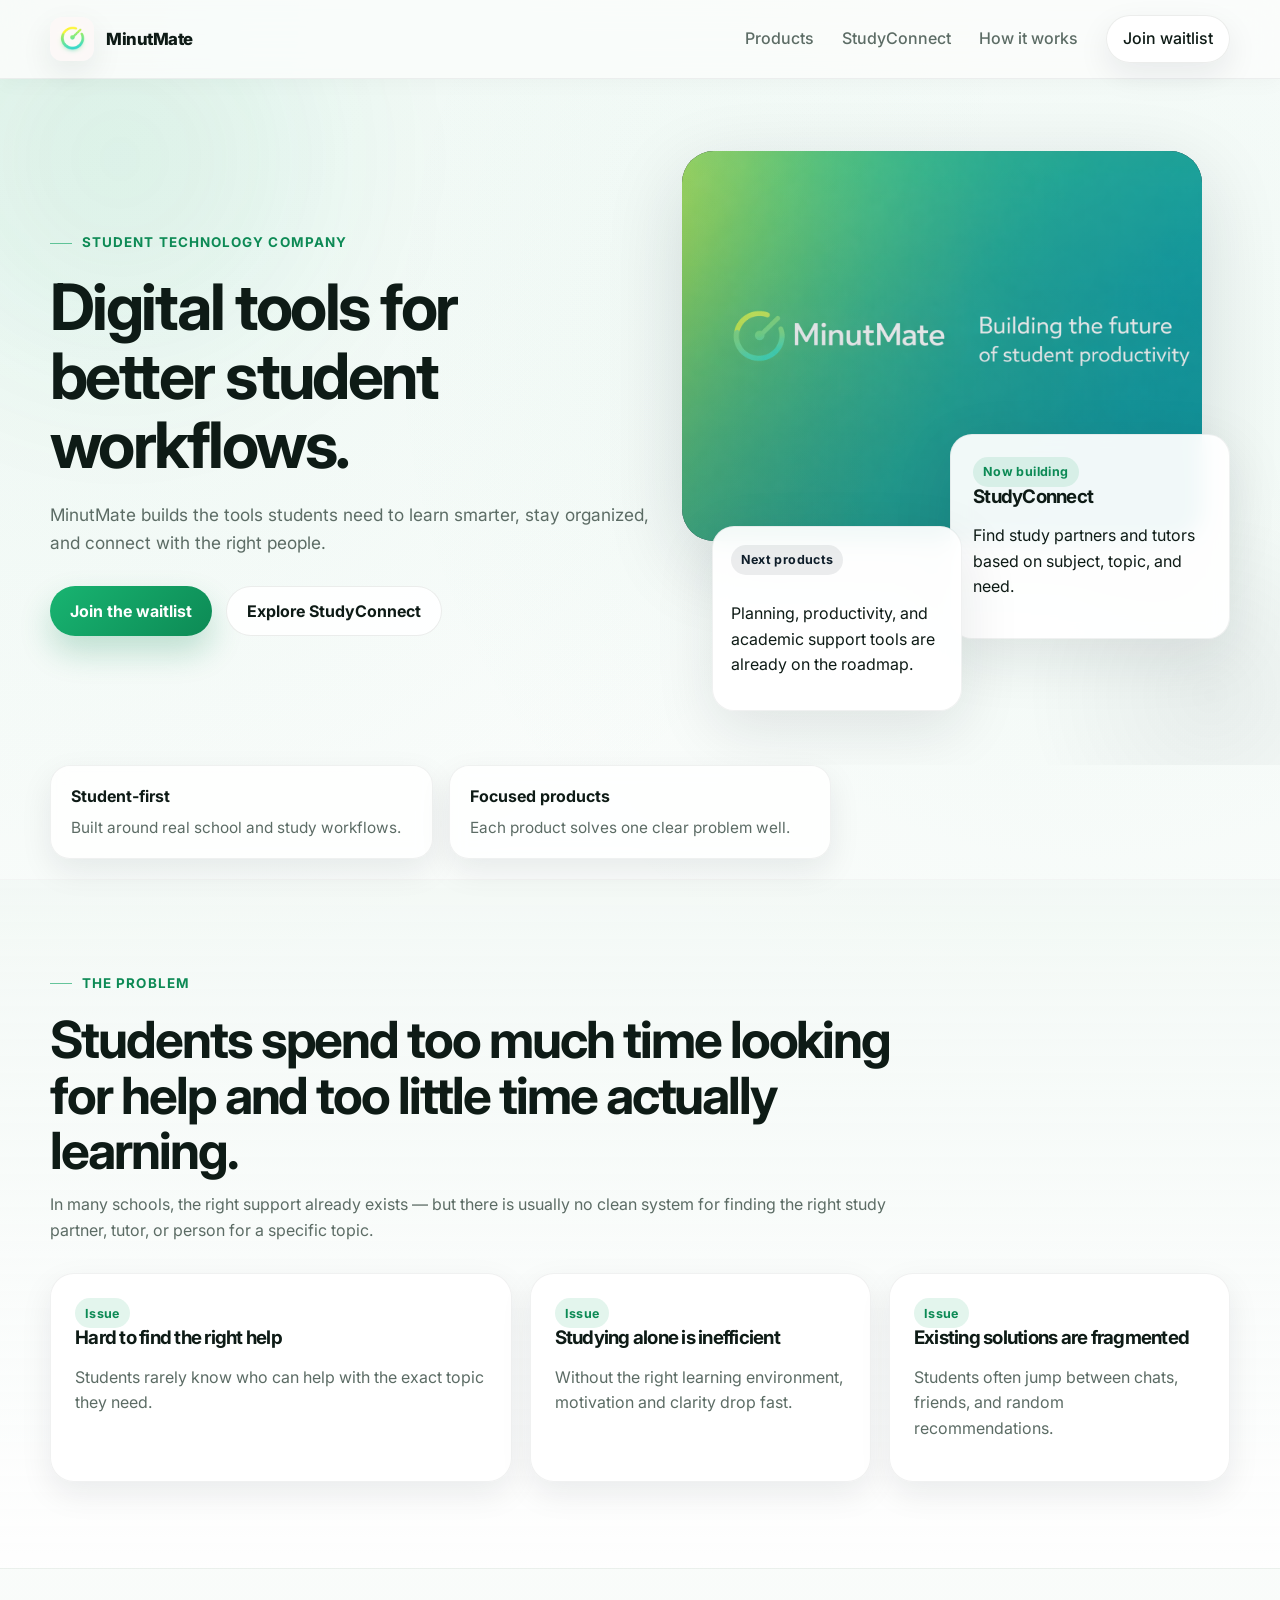
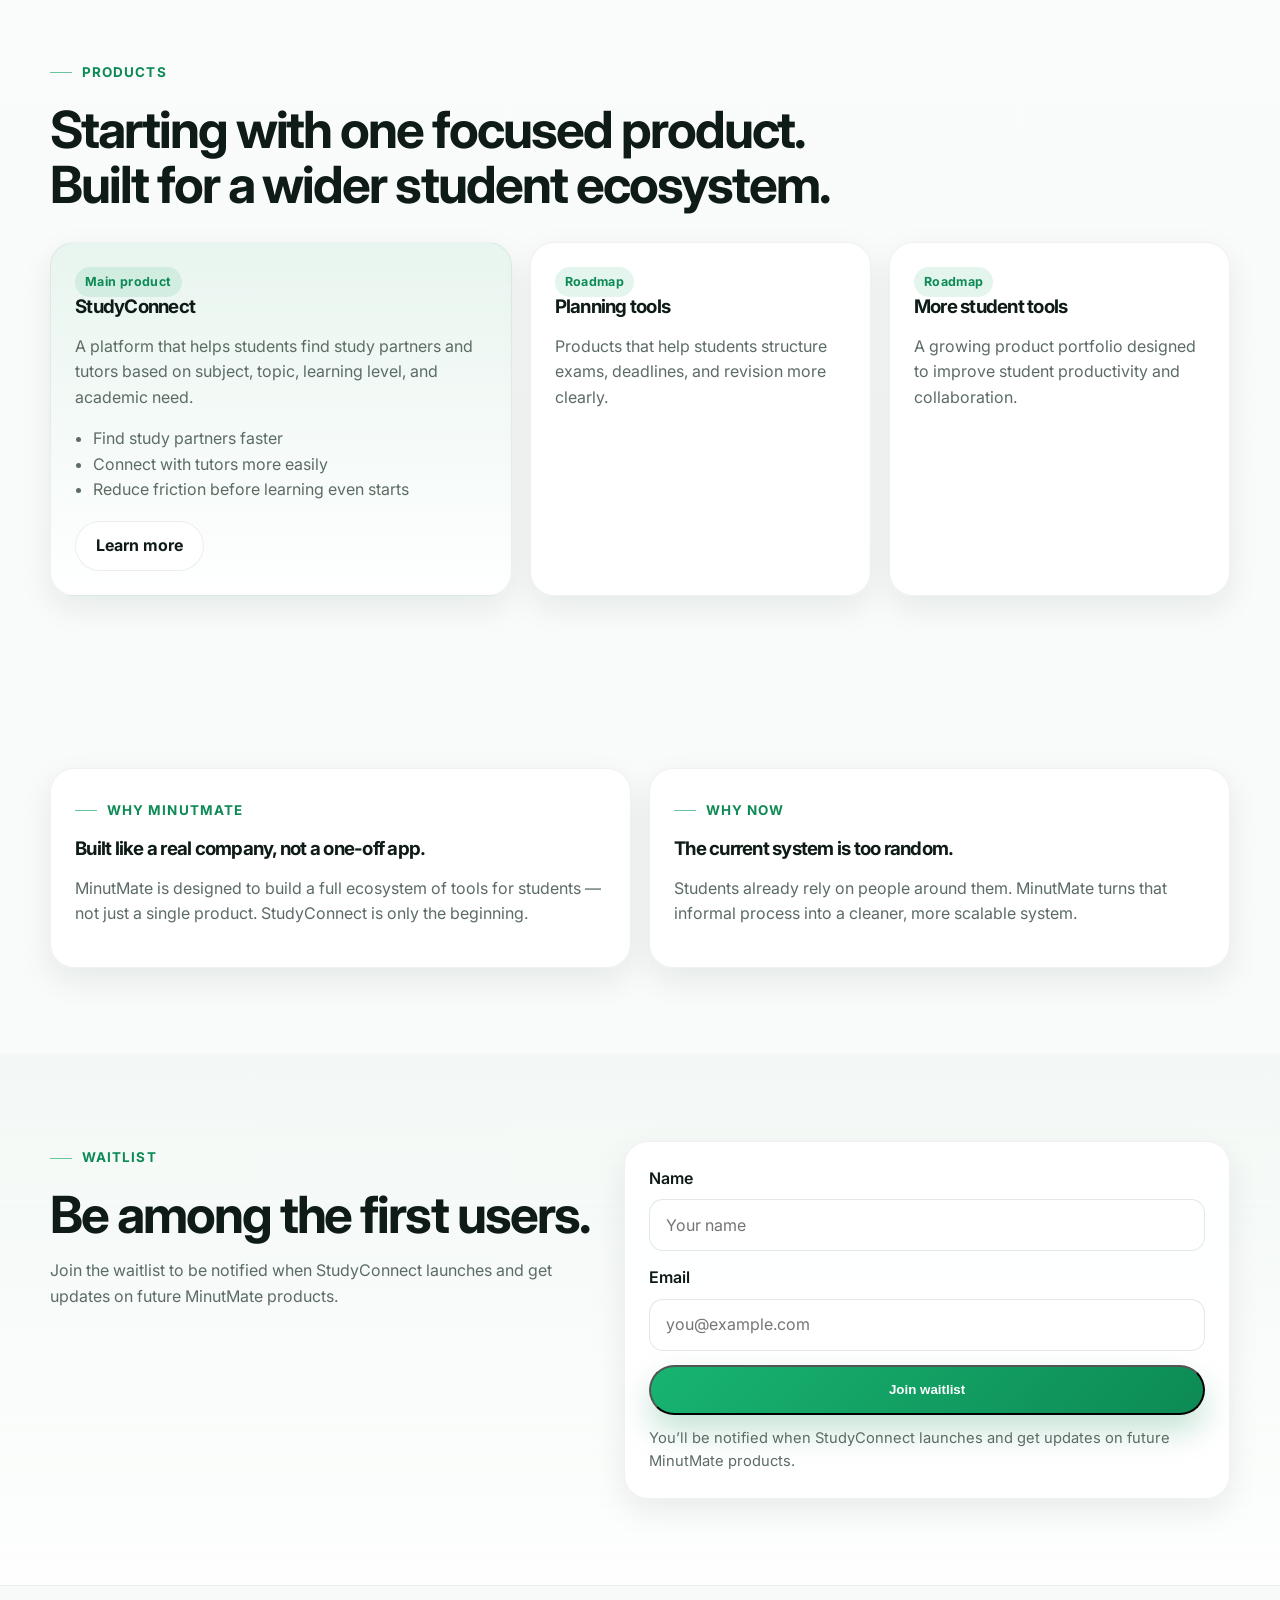
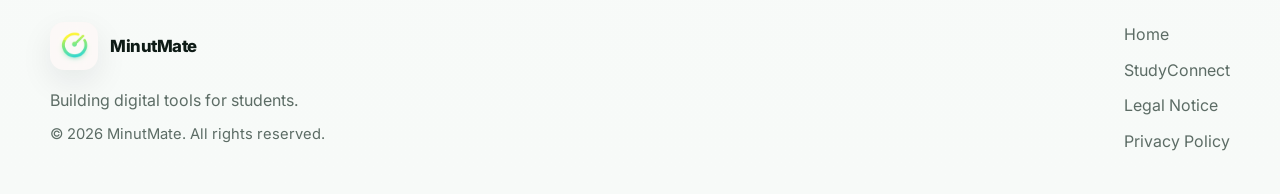
<file: index.html>
<!DOCTYPE html>
<html lang="en">
<head>
  <meta charset="UTF-8" />
  <meta name="viewport" content="width=device-width, initial-scale=1.0" />
  <title>MinutMate — Digital tools for better student workflows</title>
  
  <!-- Open Graph (Link Preview) -->
  <meta property="og:title" content="MinutMate — Digital tools for better student workflows">
  <meta property="og:description" content="MinutMate builds tools that help students learn smarter, stay organized, and connect with the right people.">
  <meta property="og:image" content="https://minutmate.com/assets/banner-brand.png">
  <meta property="og:url" content="https://minutmate.com">
  <meta property="og:type" content="website">

  <!-- Twitter / iMessage Support -->
  <meta name="twitter:card" content="summary_large_image">

  <meta name="description" content="MinutMate builds digital tools for students. StudyConnect helps students find study partners and tutors faster." />
  <link rel="preconnect" href="https://fonts.googleapis.com">
  <link rel="preconnect" href="https://fonts.gstatic.com" crossorigin>
  <link href="https://fonts.googleapis.com/css2?family=Inter:wght@400;500;600;700;800&display=swap" rel="stylesheet">
  <link rel="stylesheet" href="styles.css" />

  <meta name="robots" content="index, follow">
  <link rel="canonical" href="https://minutmate.com/">
  <link rel="icon" href="assets/favicon.png" sizes="32x32">
  <link rel="icon" href="assets/favicon.png" sizes="192x192">
  <link rel="apple-touch-icon" href="assets/favicon.png">


</head>
<body>
<header class="site-header">
  <div class="container nav">
    <a href="index.html" class="brand" aria-label="MinutMate home">
      <img src="assets/logo.png" class="brand-logo" alt="MinutMate logo">
      <span class="brand-text">MinutMate</span>
    </a>
    <button class="menu-toggle" aria-label="Open menu" aria-expanded="false" aria-controls="mobile-menu">
      <span></span><span></span><span></span>
    </button>
    <nav class="desktop-nav" aria-label="Primary">
      <a href="#products">Products</a>
      <a href="studyconnect.html">StudyConnect</a>
      <a href="#how-it-works">How it works</a>
      <a href="#waitlist" class="nav-cta">Join waitlist</a>
    </nav>
  </div>
  <nav id="mobile-menu" class="mobile-nav container" aria-label="Mobile">
    <a href="#products">Products</a>
    <a href="studyconnect.html">StudyConnect</a>
    <a href="#how-it-works">How it works</a>
    <a href="#waitlist">Join waitlist</a>
  </nav>
</header>

<main>
  <section class="hero">
    <div class="container hero-grid">
      <div class="hero-copy fade-in">
        <div class="eyebrow">Student technology company</div>
        <h1>Digital tools for better student workflows.</h1>
        <p class="hero-text">
          MinutMate builds the tools students need to learn smarter,
          stay organized, and connect with the right people.
        </p>
        <div class="hero-actions">
          <a href="#waitlist" class="btn btn-primary">Join the waitlist</a>
          <a href="studyconnect.html" class="btn btn-secondary">Explore StudyConnect</a>
        </div>
      </div>

      <div class="hero-visual fade-in" aria-hidden="true">
        <div class="visual-shell">
          <div class="banner-card image-banner">
            <img src="assets/banner-brand.png" class="hero-banner-image" alt="">
            <div class="banner-overlay"></div>
          </div>
          <div class="floating-card product-card">
            <span class="card-label">Now building</span>
            <h3>StudyConnect</h3>
            <p>Find study partners and tutors based on subject, topic, and need.</p>
          </div>
          <div class="floating-card accent-card">
            <span class="tiny-pill">Next products</span>
            <p>Planning, productivity, and academic support tools are already on the roadmap.</p>
          </div>
        </div>
      </div>
    </div>
  </section>
<section class="trust-strip">
  <div class="container trust-grid fade-in">
    <div class="trust-item">
      <span class="trust-title">Student-first</span>
      <span class="trust-text">Built around real school and study workflows.</span>
    </div>
    <div class="trust-item">
      <span class="trust-title">Focused products</span>
      <span class="trust-text">Each product solves one clear problem well.</span>
    </div>
   </div>
</section>



  <section class="section section-alt">
    <div class="container">
      <div class="section-header fade-in">
        <div class="eyebrow">The problem</div>
        <h2>Students spend too much time looking for help and too little time actually learning.</h2>
        <p>In many schools, the right support already exists — but there is usually no clean system for finding the right study partner, tutor, or person for a specific topic.</p>
      </div>
      <div class="product-grid">
        <article class="product-panel fade-in"><span class="panel-badge muted">Issue</span><h3>Hard to find the right help</h3><p>Students rarely know who can help with the exact topic they need.</p></article>
        <article class="product-panel fade-in"><span class="panel-badge muted">Issue</span><h3>Studying alone is inefficient</h3><p>Without the right learning environment, motivation and clarity drop fast.</p></article>
        <article class="product-panel fade-in"><span class="panel-badge muted">Issue</span><h3>Existing solutions are fragmented</h3><p>Students often jump between chats, friends, and random recommendations.</p></article>
      </div>
    </div>
  </section>

  <section id="products" class="section">
    <div class="container">
      <div class="section-header fade-in">
        <div class="eyebrow">Products</div>
        <h2>Starting with one focused product. Built for a wider student ecosystem.</h2>
      </div>
      <div class="product-grid">
        <article class="product-panel featured fade-in">
          <span class="panel-badge">Main product</span>
          <h3>StudyConnect</h3>
          <p>A platform that helps students find study partners and tutors based on subject, topic, learning level, and academic need.</p>
          <ul>
            <li>Find study partners faster</li>
            <li>Connect with tutors more easily</li>
            <li>Reduce friction before learning even starts</li>
          </ul>
          <a href="studyconnect.html" class="btn btn-secondary panel-button">Learn more</a>
        </article>
        <article class="product-panel fade-in"><span class="panel-badge muted">Roadmap</span><h3>Planning tools</h3><p>Products that help students structure exams, deadlines, and revision more clearly.</p></article>
        <article class="product-panel fade-in"><span class="panel-badge muted">Roadmap</span><h3>More student tools</h3><p>A growing product portfolio designed to improve student productivity and collaboration.</p></article>
      </div>
    </div>
  </section>



  <section class="section">
    <div class="container content-split">
      <div class="legal-card fade-in"><div class="eyebrow">Why MinutMate</div><h3>Built like a real company, not a one-off app.</h3><p>MinutMate is designed to build a full ecosystem of tools for students — not just a single product. StudyConnect is only the beginning.</p></div>
      <div class="legal-card fade-in"><div class="eyebrow">Why now</div><h3>The current system is too random.</h3><p>Students already rely on people around them. MinutMate turns that informal process into a cleaner, more scalable system.</p></div>
    </div>
  </section>

  <section id="waitlist" class="section section-alt">
    <div class="container waitlist-wrap fade-in">
      <div class="waitlist-copy">
        <div class="eyebrow">Waitlist</div>
        <h2>Be among the first users.</h2>
        <p>Join the waitlist to be notified when StudyConnect launches and get updates on future MinutMate products.</p>
      </div>
      <form action="https://formspree.io/f/mdapwovr" method="POST" class="waitlist-form">
        <input type="hidden" name="_subject" value="New MinutMate Waitlist Signup">
        <label><span>Name</span><input type="text" name="name" placeholder="Your name" required></label>
        <label><span>Email</span><input type="email" name="email" placeholder="you@example.com" required></label>
        <button type="submit" class="btn btn-primary full-width">Join waitlist</button>
        
        <p class="form-note">You’ll be notified when StudyConnect launches and get updates on future MinutMate products.</p>

        <!-- ✅ NEU -->
        <p id="success-message" style="display:none; color:green; margin-top:10px;">
          ✅ You’re on the waitlist. We’ll let you know when StudyConnect launches.
        </p>
      </form>
    </div>
  </section>
</main>

<section class="seo-section">
  <div class="container">

    <h2>Find study partners and tutors more efficiently</h2>

    <p>
      StudyConnect is a platform designed to help students find study partners and tutors based on subject, topic, and learning level.
      Instead of relying on chance or asking around, students can quickly connect with the right people for their specific academic needs.
    </p>

    <p>
      Whether you are preparing for exams, working on difficult topics, or looking for consistent study partners, StudyConnect makes it easier
      to collaborate and learn more effectively. By structuring how students connect, it reduces time wasted searching and increases time spent learning.
    </p>

  </div>
</section>

<footer class="site-footer">
  <div class="container footer-grid">
    <div>
      <div class="footer-brand">
        <img src="assets/logo.png" class="footer-logo" alt="MinutMate logo">
        <span class="brand-text">MinutMate</span>
      </div>
      <p>Building digital tools for students.</p>
      <p class="footer-copy">© 2026 MinutMate. All rights reserved.</p>
    </div>
    <div class="footer-links footer-links-legal">
      <a href="index.html">Home</a>
      <a href="studyconnect.html">StudyConnect</a>
      <a href="impressum.html">Legal Notice</a>
      <a href="privacy.html">Privacy Policy</a>
    </div>
  </div>
</footer>

<script src="script.js"></script>
</body>
</html>
</file>
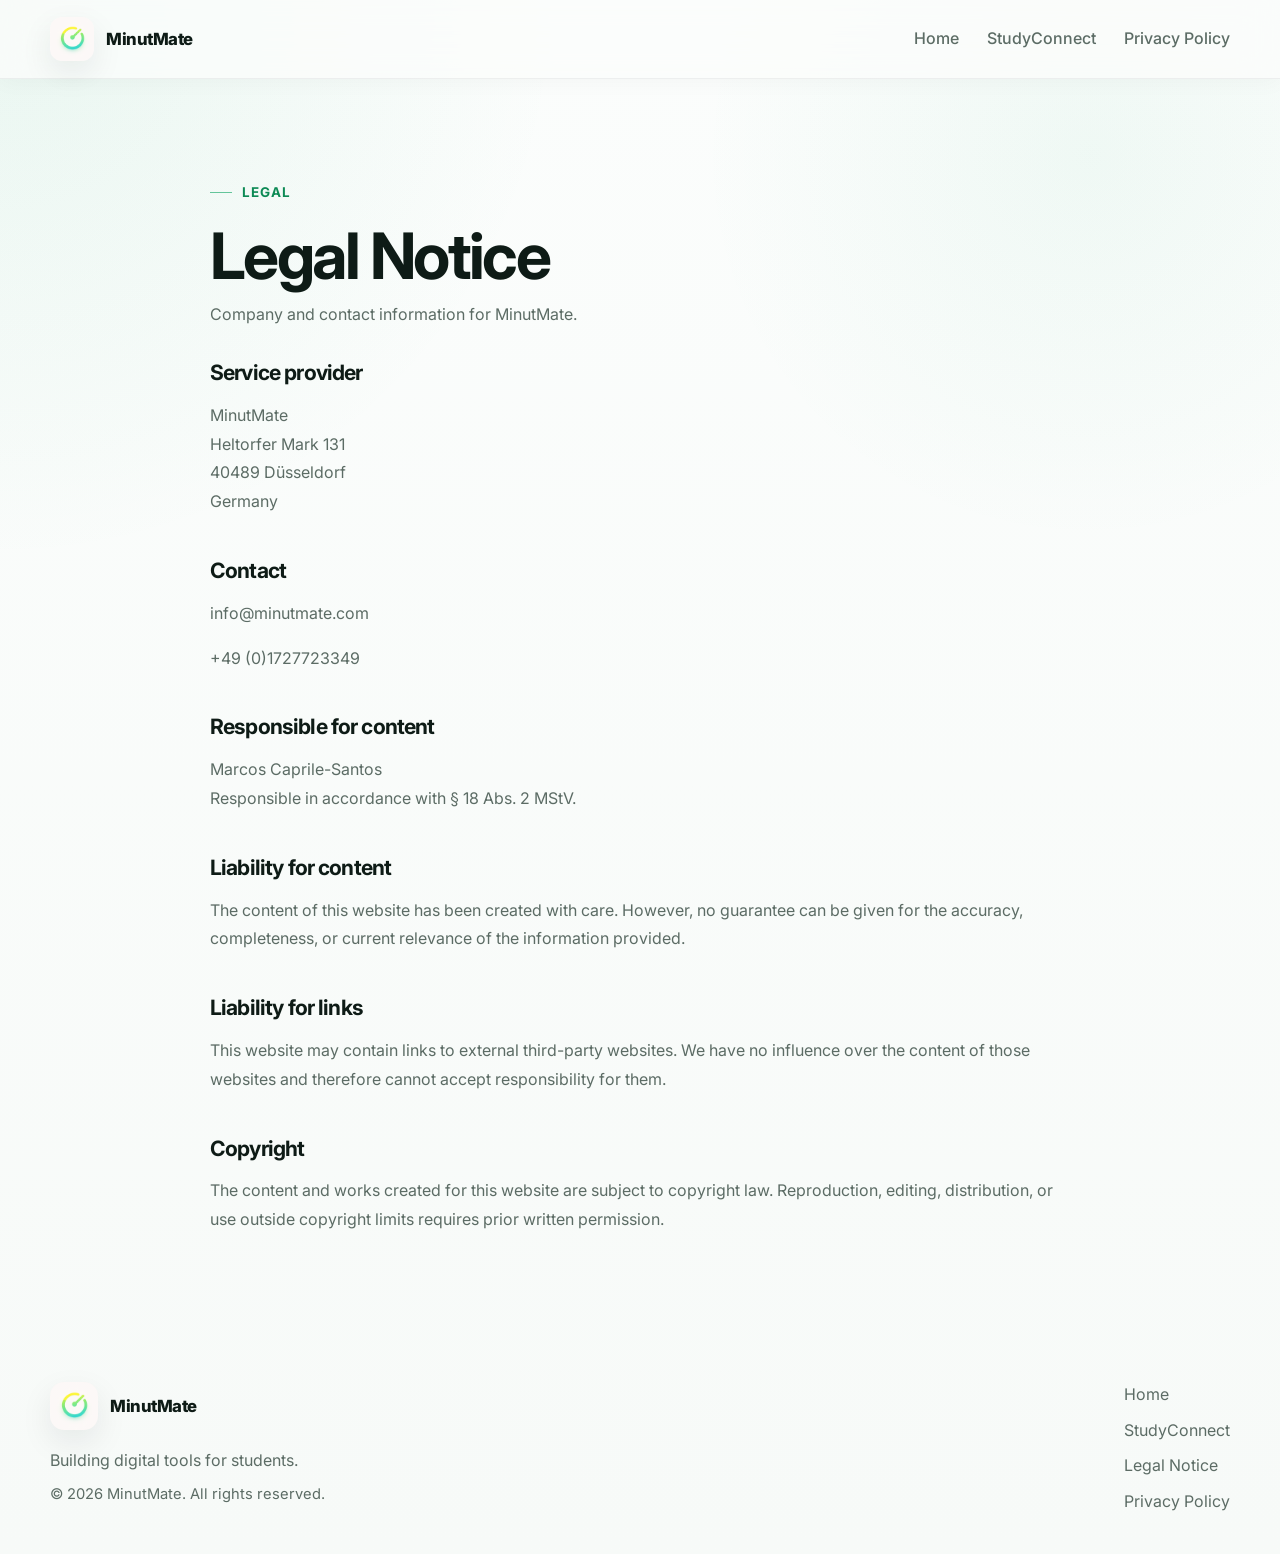
<file: impressum.html>
<!DOCTYPE html>
<html lang="en">
<head>
  <meta charset="UTF-8" />
  <meta name="viewport" content="width=device-width, initial-scale=1.0" />
  <title>Legal Notice — MinutMate</title>
  <meta name="description" content="Legal notice for MinutMate." />
  <link rel="preconnect" href="https://fonts.googleapis.com">
  <link rel="preconnect" href="https://fonts.gstatic.com" crossorigin>
  <link href="https://fonts.googleapis.com/css2?family=Inter:wght@400;500;600;700;800&display=swap" rel="stylesheet">
  <link rel="stylesheet" href="styles.css" />

  <meta name="robots" content="index, follow">
  <link rel="canonical" href="https://minutmate.com/">
  <link rel="icon" href="assets/favicon.png" sizes="32x32">
  <link rel="icon" href="assets/favicon.png" sizes="192x192">
  <link rel="apple-touch-icon" href="assets/favicon.png">
</head>
<body>
<header class="site-header">
  <div class="container nav">
    <a href="index.html" class="brand" aria-label="MinutMate home">
      <img src="assets/logo.png" class="brand-logo" alt="MinutMate logo">
      <span class="brand-text">MinutMate</span>
    </a>
    <button class="menu-toggle" aria-label="Open menu" aria-expanded="false" aria-controls="mobile-menu">
      <span></span><span></span><span></span>
    </button>
    <nav class="desktop-nav" aria-label="Primary">
      <a href="index.html">Home</a>
      <a href="studyconnect.html">StudyConnect</a>
      <a href="privacy.html">Privacy Policy</a>
    </nav>
  </div>
  <nav id="mobile-menu" class="mobile-nav container" aria-label="Mobile">
    <a href="index.html">Home</a>
    <a href="studyconnect.html">StudyConnect</a>
    <a href="privacy.html">Privacy Policy</a>
  </nav>
</header>

<main class="legal-page">
  <div class="container legal-container">
    <div class="legal-header fade-in">
      <div class="eyebrow">Legal</div>
      <h1>Legal Notice</h1>
      <p>Company and contact information for MinutMate.</p>
    </div>
    <div class="legal-content fade-in">
      <div>
          <h2>Service provider</h2>
          <p>MinutMate<br>Heltorfer Mark 131<br>40489 Düsseldorf<br>Germany</p>
      </div>
      <div>
          <h2>Contact</h2>
          <p>info@minutmate.com</p>
          <p>+49 (0)1727723349</p>
      </div>
      <div>
          <h2>Responsible for content</h2>
          <p>Marcos Caprile-Santos<br>Responsible in accordance with § 18 Abs. 2 MStV.</p>
      </div>
      <div>
          <h2>Liability for content</h2>
          <p>The content of this website has been created with care. However, no guarantee can be given for the accuracy, completeness, or current relevance of the information provided.</p>
      </div>
      <div>
          <h2>Liability for links</h2>
          <p>This website may contain links to external third-party websites. We have no influence over the content of those websites and therefore cannot accept responsibility for them.</p>
      </div>
      <div>
          <h2>Copyright</h2>
          <p>The content and works created for this website are subject to copyright law. Reproduction, editing, distribution, or use outside copyright limits requires prior written permission.</p>
      </div>
    </div>
  </div>
</main>

<footer class="site-footer">
  <div class="container footer-grid">
    <div>
      <div class="footer-brand">
        <img src="assets/logo.png" class="footer-logo" alt="MinutMate logo">
        <span class="brand-text">MinutMate</span>
      </div>
      <p>Building digital tools for students.</p>
      <p class="footer-copy">© 2026 MinutMate. All rights reserved.</p>
    </div>
    <div class="footer-links footer-links-legal">
      <a href="index.html">Home</a>
      <a href="studyconnect.html">StudyConnect</a>
      <a href="impressum.html">Legal Notice</a>
      <a href="privacy.html">Privacy Policy</a>
    </div>
  </div>
</footer>

<script src="script.js"></script>
</body>
</html>
</file>
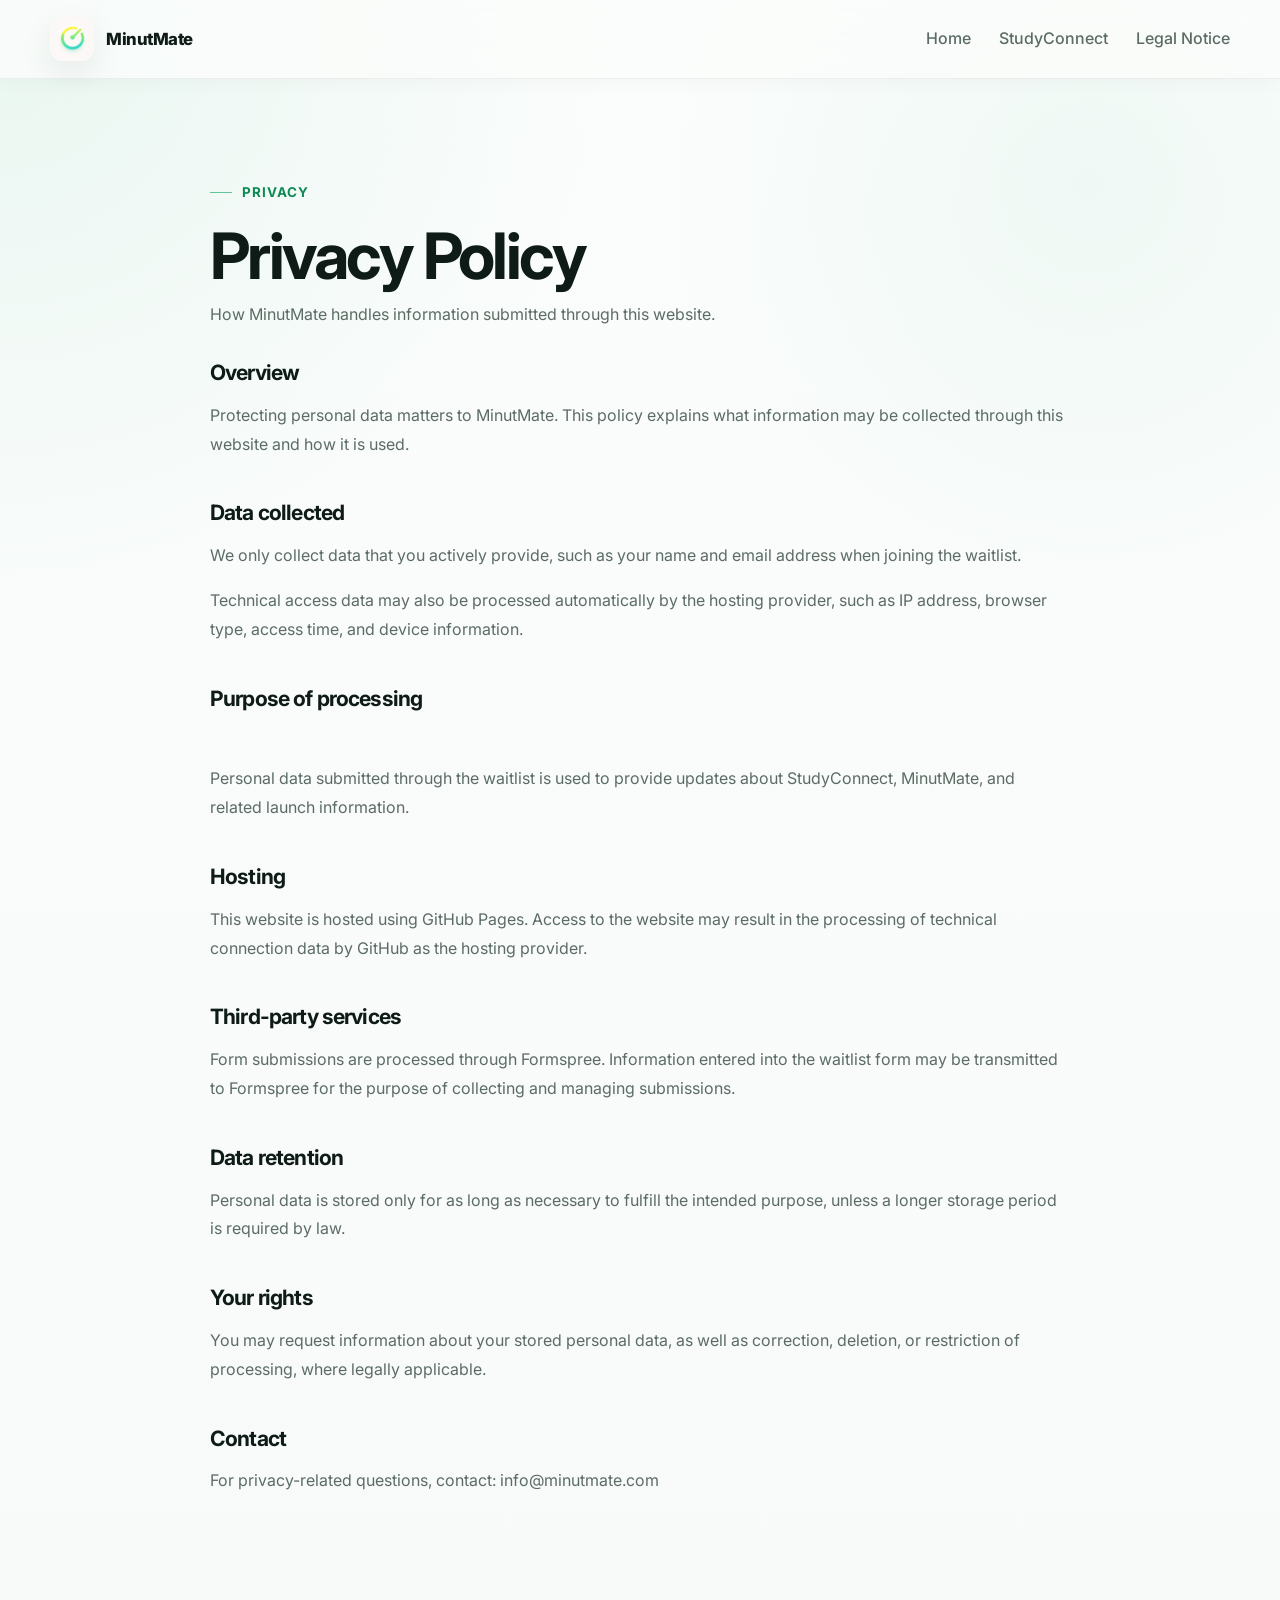
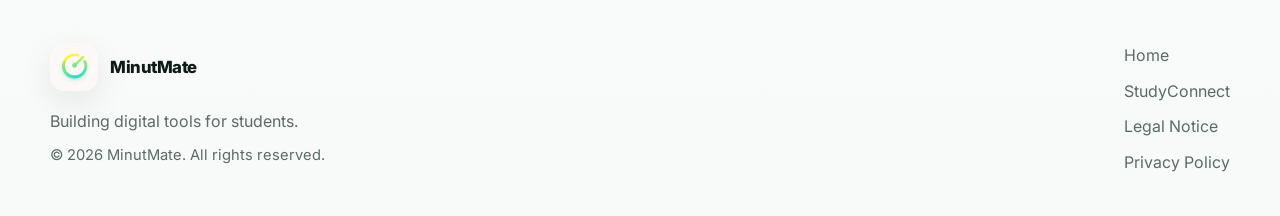
<file: privacy.html>
<!DOCTYPE html>
<html lang="en">
<head>
  <meta charset="UTF-8" />
  <meta name="viewport" content="width=device-width, initial-scale=1.0" />
  <title>Privacy Policy — MinutMate</title>
  <meta name="description" content="Privacy policy for MinutMate." />
  <link rel="preconnect" href="https://fonts.googleapis.com">
  <link rel="preconnect" href="https://fonts.gstatic.com" crossorigin>
  <link href="https://fonts.googleapis.com/css2?family=Inter:wght@400;500;600;700;800&display=swap" rel="stylesheet">
  <link rel="stylesheet" href="styles.css" />

  <meta name="robots" content="index, follow">
  <link rel="canonical" href="https://minutmate.com/">
  <link rel="icon" href="assets/favicon.png" sizes="32x32">
  <link rel="icon" href="assets/favicon.png" sizes="192x192">
  <link rel="apple-touch-icon" href="assets/favicon.png">
</head>
<body>
<header class="site-header">
  <div class="container nav">
    <a href="index.html" class="brand" aria-label="MinutMate home">
      <img src="assets/logo.png" class="brand-logo" alt="MinutMate logo">
      <span class="brand-text">MinutMate</span>
    </a>
    <button class="menu-toggle" aria-label="Open menu" aria-expanded="false" aria-controls="mobile-menu">
      <span></span><span></span><span></span>
    </button>
    <nav class="desktop-nav" aria-label="Primary">
      <a href="index.html">Home</a>
      <a href="studyconnect.html">StudyConnect</a>
      <a href="impressum.html">Legal Notice</a>
    </nav>
  </div>
  <nav id="mobile-menu" class="mobile-nav container" aria-label="Mobile">
    <a href="index.html">Home</a>
    <a href="studyconnect.html">StudyConnect</a>
    <a href="impressum.html">Legal Notice</a>
  </nav>
</header>

<main class="legal-page">
  <div class="container legal-container">
    <div class="legal-header fade-in">
      <div class="eyebrow">Privacy</div>
      <h1>Privacy Policy</h1>
      <p>How MinutMate handles information submitted through this website.</p>
    </div>
    <div class="legal-content fade-in">
        <div>
            <h2>Overview</h2>
            <p>Protecting personal data matters to MinutMate. This policy explains what information may be collected through this website and how it is used.</p>

        </div>

        <div>
            <h2>Data collected</h2>
            <p>We only collect data that you actively provide, such as your name and email address when joining the waitlist.</p>
            <p>Technical access data may also be processed automatically by the hosting provider, such as IP address, browser type, access time, and device information.</p>

        </div>
            
            <h2>Purpose of processing</h2>
            <p>Personal data submitted through the waitlist is used to provide updates about StudyConnect, MinutMate, and related launch information.</p>
        <div>
            <h2>Hosting</h2>
            <p>This website is hosted using GitHub Pages. Access to the website may result in the processing of technical connection data by GitHub as the hosting provider.</p>
        </div>
            
        <div>
            <h2>Third-party services</h2>
            <p>Form submissions are processed through Formspree. Information entered into the waitlist form may be transmitted to Formspree for the purpose of collecting and managing submissions.</p>
        </div>

        <div>
            <h2>Data retention</h2>
            <p>Personal data is stored only for as long as necessary to fulfill the intended purpose, unless a longer storage period is required by law.</p>
        </div>
            
        <div>
            <h2>Your rights</h2>
            <p>You may request information about your stored personal data, as well as correction, deletion, or restriction of processing, where legally applicable.</p>
        </div>
            
        <div>
            <h2>Contact</h2>
            <p>For privacy-related questions, contact: info@minutmate.com</p>
        </div>
    </div>
  </div>
</main>

<footer class="site-footer">
  <div class="container footer-grid">
    <div>
      <div class="footer-brand">
        <img src="assets/logo.png" class="footer-logo" alt="MinutMate logo">
        <span class="brand-text">MinutMate</span>
      </div>
      <p>Building digital tools for students.</p>
      <p class="footer-copy">© 2026 MinutMate. All rights reserved.</p>
    </div>
    <div class="footer-links footer-links-legal">
      <a href="index.html">Home</a>
      <a href="studyconnect.html">StudyConnect</a>
      <a href="impressum.html">Legal Notice</a>
      <a href="privacy.html">Privacy Policy</a>
    </div>
  </div>
</footer>

<script src="script.js"></script>
</body>
</html>
</file>
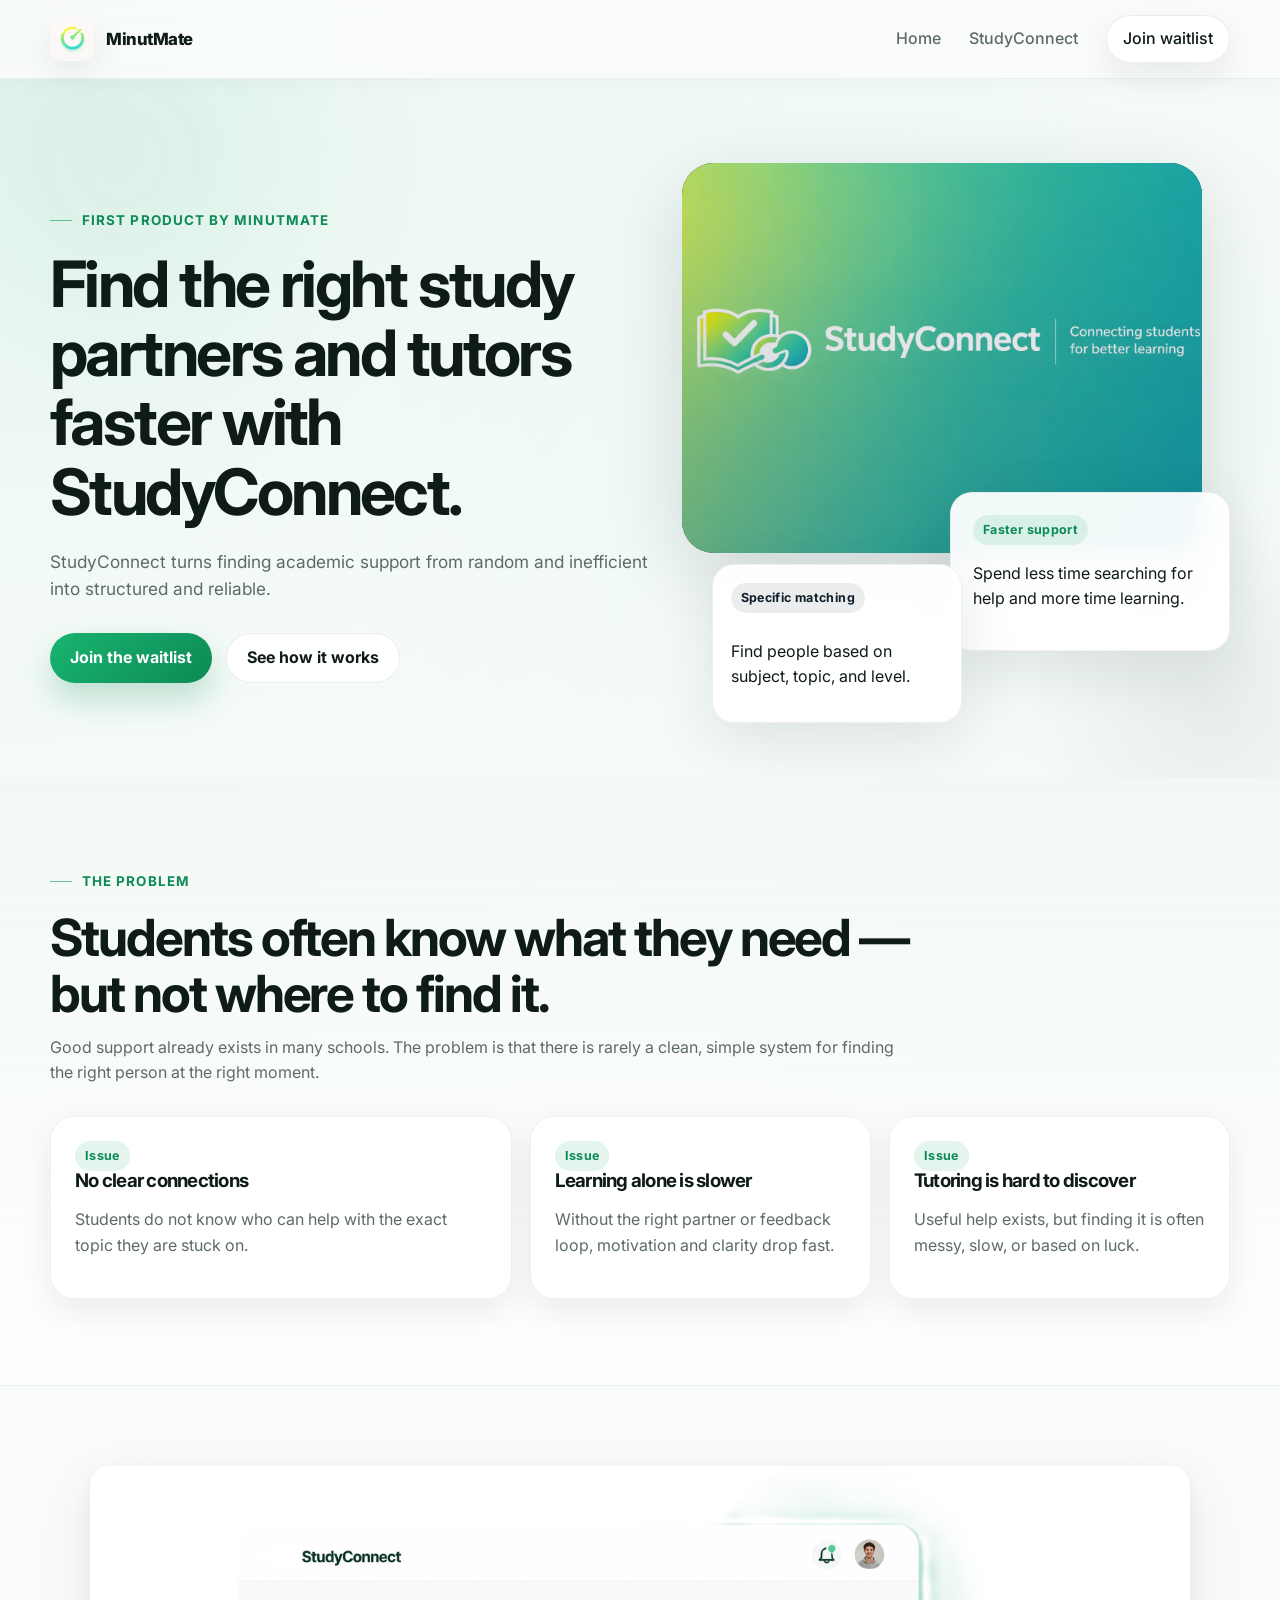
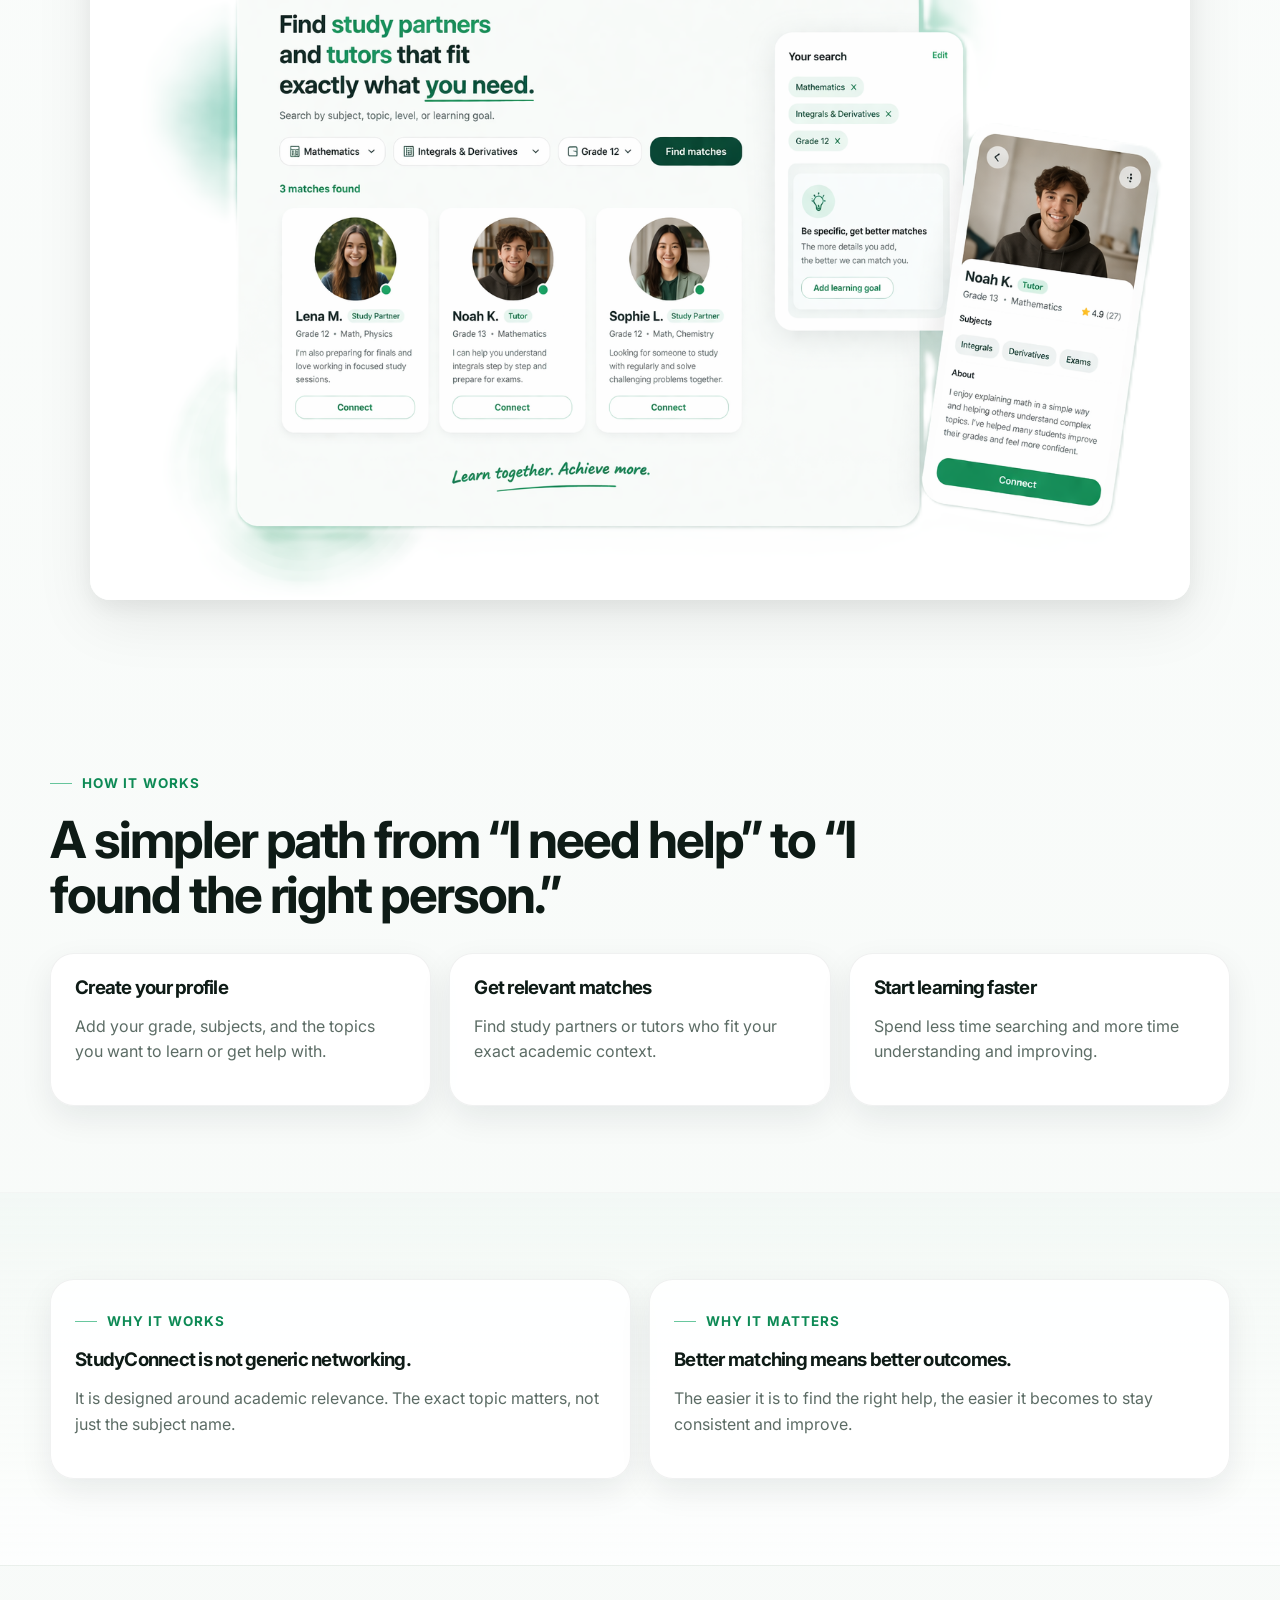
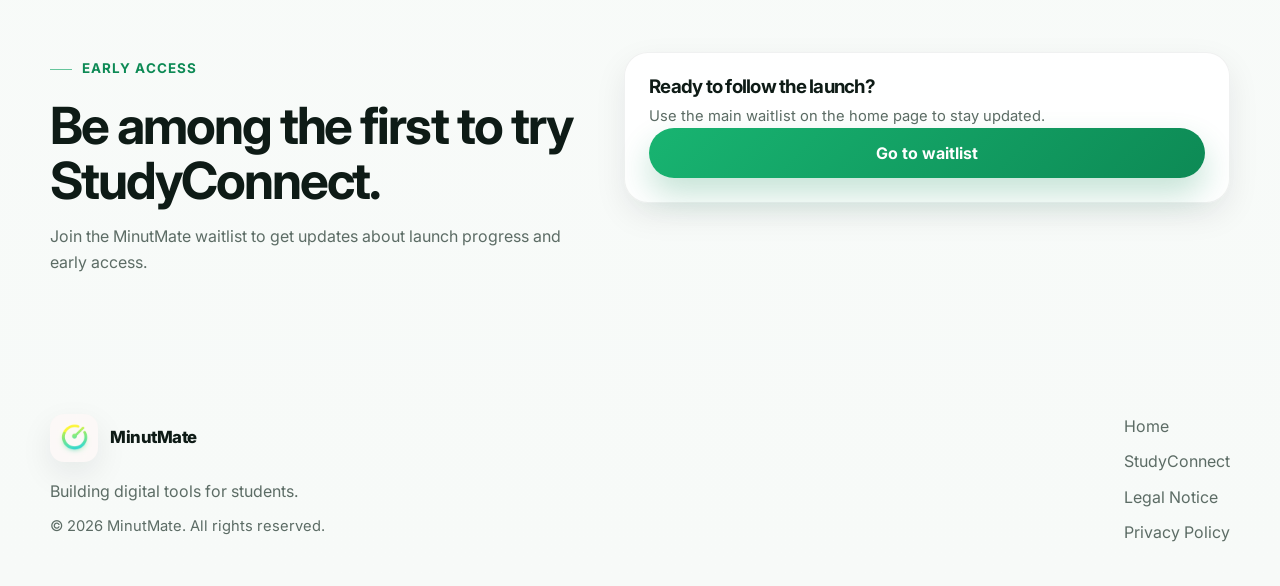
<file: studyconnect.html>
<!DOCTYPE html>
<html lang="en">
<head>
    <meta charset="UTF-8" />
    <meta name="viewport" content="width=device-width, initial-scale=1.0" />
    <title>StudyConnect — Find the Right Study Partners & Tutors</title>

    <!-- Open Graph (Link Preview) -->
    <meta property="og:title" content="StudyConnect — Find study partners and tutors faster">
    <meta property="og:description" content="StudyConnect helps students find study partners and tutors based on subject, topic, and level.">
    <meta property="og:image" content="https://minutmate.com/assets/studyconnect-banner.png">
    <meta property="og:url" content="https://minutmate.com/studyconnect.html">
    <meta property="og:type" content="website">

    <!-- Twitter / iMessage Support -->
    <meta name="twitter:card" content="summary_large_image">

    <meta name="description" content="StudyConnect helps students find study partners and tutors based on subject, topic, and level. Built by MinutMate.">
    <meta name="description" content="StudyConnect helps students find study partners and tutors based on subjects, topics, and learning goals." />
    <link rel="preconnect" href="https://fonts.googleapis.com">
    <link rel="preconnect" href="https://fonts.gstatic.com" crossorigin>
    <link href="https://fonts.googleapis.com/css2?family=Inter:wght@400;500;600;700;800&display=swap" rel="stylesheet">
    <link rel="stylesheet" href="styles.css" />

    <meta name="robots" content="index, follow">
    <link rel="canonical" href="https://minutmate.com/">
    <link rel="icon" href="assets/favicon.png" sizes="32x32">
    <link rel="icon" href="assets/favicon.png" sizes="192x192">
    <link rel="apple-touch-icon" href="assets/favicon.png">

</head>
<body>
<header class="site-header">
    <div class="container nav">
        <a href="index.html" class="brand" aria-label="MinutMate home">
        <img src="assets/logo.png" class="brand-logo" alt="MinutMate logo">
        <span class="brand-text">MinutMate</span>
        </a>
        <button class="menu-toggle" aria-label="Open menu" aria-expanded="false" aria-controls="mobile-menu">
        <span></span><span></span><span></span>
        </button>
        <nav class="desktop-nav" aria-label="Primary">
        <a href="index.html">Home</a>
        <a href="studyconnect.html">StudyConnect</a>
        <a href="index.html#waitlist" class="nav-cta">Join waitlist</a>
        </nav>
    </div>
    <nav id="mobile-menu" class="mobile-nav container" aria-label="Mobile">
        <a href="index.html">Home</a>
        <a href="studyconnect.html">StudyConnect</a>
        <a href="index.html#waitlist">Join waitlist</a>
    </nav>


</header>

<main>
  <section class="hero page-hero">
    <div class="container hero-grid hero-grid-product">
      <div class="hero-copy fade-in">
        <div class="eyebrow">First product by MinutMate</div>
        <h1><h1>Find the right study partners and tutors faster with StudyConnect.</h1>
        <p class="hero-text">StudyConnect turns finding academic support from random and inefficient into structured and reliable.</p>
        <div class="hero-actions">
          <a href="index.html#waitlist" class="btn btn-primary">Join the waitlist</a>
          <a href="#features" class="btn btn-secondary">See how it works</a>
        </div>
      </div>

      <div class="hero-visual fade-in" aria-hidden="true">
        <div class="visual-shell product-shell">
          <div class="banner-card image-banner">
            <img src="assets/studyconnect-banner.png" class="hero-banner-image" alt="">
            <div class="banner-overlay"></div>
          </div>
          <div class="floating-card product-card">
            <span class="card-label">Faster support</span>
            <p>Spend less time searching for help and more time learning.</p>
          </div>
          <div class="floating-card accent-card">
            <span class="tiny-pill">Specific matching</span>
            <p>Find people based on subject, topic, and level.</p>
          </div>
        </div>
      </div>
    </div>
  </section>

  <section class="section section-alt">
    <div class="container">
      <div class="section-header fade-in">
        <div class="eyebrow">The problem</div>
        <h2>Students often know what they need — but not where to find it.</h2>
        <p>Good support already exists in many schools. The problem is that there is rarely a clean, simple system for finding the right person at the right moment.</p>
      </div>
      <div class="product-grid">
        <article class="product-panel fade-in"><span class="panel-badge muted">Issue</span><h3>No clear connections</h3><p>Students do not know who can help with the exact topic they are stuck on.</p></article>
        <article class="product-panel fade-in"><span class="panel-badge muted">Issue</span><h3>Learning alone is slower</h3><p>Without the right partner or feedback loop, motivation and clarity drop fast.</p></article>
        <article class="product-panel fade-in"><span class="panel-badge muted">Issue</span><h3>Tutoring is hard to discover</h3><p>Useful help exists, but finding it is often messy, slow, or based on luck.</p></article>
      </div>
    </div>
  </section>

  <section class="section showcase-section">
        <div class="container showcase-container fade-in">
            <img src="assets/studyconnect-preview.png" class="showcase-image" alt="StudyConnect platform preview" >

        </div>
    </section>
  
  <section id="features" class="section">
    <div class="container">
      <div class="section-header fade-in">
        <div class="eyebrow">How it works</div>
        <h2>A simpler path from “I need help” to “I found the right person.”</h2>
      </div>
      <div class="approach-grid">
        <article class="approach-card fade-in"><h3>Create your profile</h3><p>Add your grade, subjects, and the topics you want to learn or get help with.</p></article>
        <article class="approach-card fade-in"><h3>Get relevant matches</h3><p>Find study partners or tutors who fit your exact academic context.</p></article>
        <article class="approach-card fade-in"><h3>Start learning faster</h3><p>Spend less time searching and more time understanding and improving.</p></article>
      </div>
    </div>
  </section>

  <section class="section section-alt">
    <div class="container content-split">
      <div class="legal-card fade-in"><div class="eyebrow">Why it works</div><h3>StudyConnect is not generic networking.</h3><p>It is designed around academic relevance. The exact topic matters, not just the subject name.</p></div>
      <div class="legal-card fade-in"><div class="eyebrow">Why it matters</div><h3>Better matching means better outcomes.</h3><p>The easier it is to find the right help, the easier it becomes to stay consistent and improve.</p></div>
    </div>
  </section>

  <section class="section">
    <div class="container waitlist-wrap fade-in">
      <div class="waitlist-copy">
        <div class="eyebrow">Early access</div>
        <h2>Be among the first to try StudyConnect.</h2>
        <p>Join the MinutMate waitlist to get updates about launch progress and early access.</p>
      </div>
      <div class="waitlist-form">
        <h3 style="margin-top:0;">Ready to follow the launch?</h3>
        <p class="form-note" style="margin-top:8px;">Use the main waitlist on the home page to stay updated.</p>
        <a href="index.html#waitlist" class="btn btn-primary full-width">Go to waitlist</a>
      </div>
    </div>
  </section>
</main>

<section class="seo-section">
  <div class="container">

    <h2>Find study partners and tutors more efficiently</h2>

    <p>
      StudyConnect is a platform designed to help students find study partners and tutors based on subject, topic, and learning level.
      Instead of relying on chance or asking around, students can quickly connect with the right people for their specific academic needs.
    </p>

    <p>
      Whether you are preparing for exams, working on difficult topics, or looking for consistent study partners, StudyConnect makes it easier
      to collaborate and learn more effectively. By structuring how students connect, it reduces time wasted searching and increases time spent learning.
    </p>

  </div>
</section>

<footer class="site-footer">
  <div class="container footer-grid">
    <div>
      <div class="footer-brand">
        <img src="assets/logo.png" class="footer-logo" alt="MinutMate logo">
        <span class="brand-text">MinutMate</span>
      </div>
      <p>Building digital tools for students.</p>
      <p class="footer-copy">© 2026 MinutMate. All rights reserved.</p>
    </div>
    <div class="footer-links footer-links-legal">
      <a href="index.html">Home</a>
      <a href="studyconnect.html">StudyConnect</a>
      <a href="impressum.html">Legal Notice</a>
      <a href="privacy.html">Privacy Policy</a>
    </div>
  </div>
</footer>

<script src="script.js"></script>
</body>
</html>
</file>
<file: styles.css>
:root{
  --bg:#f7faf8;--surface:#fff;--text:#0e1b16;--muted:#5c6c65;--line:rgba(14,27,22,.08);
  --brand:#19a96b;--brand-strong:#0d8a55;--brand-soft:rgba(25,169,107,.12);--brand-glow:rgba(25,169,107,.18);
  --navy:#0f1e2a;--navy-soft:#162938;--shadow-lg:0 18px 60px rgba(15,30,42,.10);
  --shadow-md:0 12px 32px rgba(15,30,42,.08);--shadow-premium:0 24px 80px rgba(15,30,42,.14);--container:1180px;
}
*{box-sizing:border-box} html{scroll-behavior:smooth}
body{margin:0;font-family:"Inter",system-ui,sans-serif;color:var(--text);background:radial-gradient(circle at top left, rgba(25,169,107,.08), transparent 28%),radial-gradient(circle at 85% 10%, rgba(25,169,107,.05), transparent 22%),linear-gradient(180deg,#fbfdfc 0%,var(--bg) 100%);line-height:1.6}
img{max-width:100%;display:block} a{color:inherit;text-decoration:none}
.container{width:min(calc(100% - 40px), var(--container));margin:0 auto}
h1,h2,h3{margin:0;line-height:1.08;letter-spacing:-.04em}
h1{font-size:clamp(2.8rem,5vw,4.8rem);max-width:13ch}
h2{font-size:clamp(2rem,4vw,3.2rem)}
.site-header{position:sticky;top:0;z-index:1000;backdrop-filter:blur(18px);background:rgba(251,253,252,.78);border-bottom:1px solid rgba(14,27,22,.06);box-shadow:0 4px 20px rgba(15,30,42,.03)}
.nav{min-height:78px;display:flex;align-items:center;justify-content:space-between;gap:20px}
.brand,.footer-brand{display:inline-flex;align-items:center;gap:12px;font-weight:800;letter-spacing:-.03em}
.brand-text{font-size:1.05rem}
.brand-logo{width:44px;height:44px;object-fit:cover;border-radius:12px;box-shadow:var(--shadow-md);background:#fff}
.desktop-nav{display:flex;align-items:center;gap:28px;color:var(--muted);font-weight:500}
.desktop-nav a,.mobile-nav a,.footer-links a{transition:color .18s ease,opacity .18s ease}
.desktop-nav a:hover,.mobile-nav a:hover,.footer-links a:hover{color:var(--brand-strong)}
.nav-cta{color:var(--text)!important;background:rgba(255,255,255,.88);border:1px solid var(--line);border-radius:999px;padding:10px 16px;box-shadow:var(--shadow-md)}
.menu-toggle{display:none;border:0;background:transparent;padding:0;cursor:pointer}
.menu-toggle span{display:block;width:24px;height:2px;background:var(--text);margin:5px 0;border-radius:999px}
.mobile-nav{display:none;flex-direction:column;gap:14px;padding:0 0 18px;color:var(--muted)}
.hero{position:relative;z-index:10;padding:72px 0 54px;overflow:hidden}
.page-hero{padding:84px 0 54px}
.hero::before{content:"";position:absolute;width:520px;height:520px;border-radius:999px;top:-180px;left:-140px;background:radial-gradient(circle,var(--brand-glow) 0%, rgba(25,169,107,.06) 42%, transparent 72%);filter:blur(100px);opacity:.8;pointer-events:none}
.hero::after{content:"";position:absolute;width:380px;height:380px;border-radius:999px;right:-120px;bottom:-120px;background:radial-gradient(circle, rgba(15,30,42,.06) 0%, transparent 68%);pointer-events:none}
.hero-grid{position:relative;z-index:1;display:grid;grid-template-columns:1.05fr .95fr;gap:38px;align-items:center}
.hero-copy{animation:fadeUp .8s ease forwards}
@keyframes fadeUp{from{opacity:0;transform:translateY(30px)}to{opacity:1;transform:translateY(0)}}
.eyebrow{display:inline-flex;align-items:center;gap:10px;font-size:.84rem;font-weight:700;letter-spacing:.08em;text-transform:uppercase;color:var(--brand-strong);margin-bottom:18px}
.eyebrow::before{content:"";width:22px;height:1px;background:var(--brand);opacity:.65}
.hero-text{margin:22px 0 0;max-width:64ch;font-size:1.08rem;color:var(--muted)}
.hero-actions{display:flex;flex-wrap:wrap;gap:14px;margin-top:30px}
.btn{display:inline-flex;align-items:center;justify-content:center;gap:10px;min-height:50px;padding:0 20px;font-weight:700;border-radius:999px;transition:transform .18s ease,box-shadow .18s ease,background .18s ease,border-color .18s ease}
.btn:hover{transform:translateY(-2px)}
.btn-primary{background:linear-gradient(135deg,#18b471 0%,#0d8a55 100%);color:#fff;box-shadow:0 16px 32px rgba(13,138,85,.24)}
.btn-secondary{border:1px solid var(--line);background:rgba(255,255,255,.88);color:var(--text)}
.full-width{width:100%}
.hero-meta{display:grid;grid-template-columns:repeat(2,minmax(0,1fr));gap:14px;margin-top:34px}
.meta-item{padding:18px 18px 16px;border-radius:18px;background:rgba(255,255,255,.76);border:1px solid rgba(14,27,22,.06);box-shadow:var(--shadow-md);backdrop-filter:blur(8px)}
.meta-item strong{display:block;font-size:.98rem;margin-bottom:6px}
.meta-item span{display:block;color:var(--muted);font-size:.95rem}
.hero-visual{position:relative;transition:transform .2s ease-out;width:100%}
.visual-shell{position:relative;min-height:560px}
.banner-card{position:absolute;top:0;right:28px;width:100%;max-width:520px;aspect-ratio:4/3;border-radius:32px;overflow:hidden;box-shadow:var(--shadow-premium);background:linear-gradient(135deg,var(--navy) 0%,var(--navy-soft) 100%);z-index:1}
.hero-banner-image{width:100%;height:100%;object-fit:cover;object-position:center;display:block;transform:scale(1.01)}
.banner-overlay{position:absolute;inset:0;background:linear-gradient(180deg,rgba(15,30,42,.05),rgba(15,30,42,.18)),linear-gradient(90deg,rgba(15,30,42,.04),rgba(15,30,42,0) 38%)}
.floating-card{position:absolute;border-radius:22px;background:rgba(255,255,255,.94);border:1px solid rgba(14,27,22,.06);box-shadow:var(--shadow-lg);backdrop-filter:blur(10px);z-index:20}
.product-card{right:0;bottom:72px;width:min(280px,78%);padding:22px}
.accent-card{left:24px;bottom:0;width:min(250px,70%);padding:18px 18px 16px}
.card-label,.panel-badge,.tiny-pill{display:inline-flex;align-items:center;min-height:30px;padding:0 10px;border-radius:999px;font-size:.78rem;font-weight:700;letter-spacing:.03em}
.card-label,.panel-badge{background:var(--brand-soft);color:var(--brand-strong)}
.tiny-pill{background:rgba(15,30,42,.08);color:var(--navy);margin-bottom:10px}
.trust-strip{padding:0 0 20px;position:relative;z-index:1}
.trust-grid{display:grid;grid-template-columns:repeat(3,minmax(0,1fr));gap:16px}
.trust-item{padding:18px 20px;border-radius:20px;background:rgba(255,255,255,.82);border:1px solid rgba(14,27,22,.06);box-shadow:var(--shadow-md);backdrop-filter:blur(8px)}
.trust-title{display:block;font-weight:700;margin-bottom:6px}
.trust-text{display:block;color:var(--muted);font-size:.96rem}
.section{padding:86px 0}
.section-alt{background:linear-gradient(180deg, rgba(240,247,243,.62), rgba(255,255,255,.78));border-top:1px solid rgba(14,27,22,.04);border-bottom:1px solid rgba(14,27,22,.04)}
.section-header{max-width:860px;margin-bottom:30px}
.section-header p{color:var(--muted);margin-top:14px}
.product-grid{display:grid;grid-template-columns:1.15fr .85fr .85fr;gap:18px;align-items:stretch}
.approach-grid{display:grid;grid-template-columns:repeat(3,minmax(0,1fr));gap:18px;margin-top:26px}
.product-panel,.approach-card,.waitlist-form,.legal-card{background:rgba(255,255,255,.88);border:1px solid rgba(14,27,22,.06);box-shadow:var(--shadow-md);border-radius:24px;padding:24px}
.product-panel.featured{background:linear-gradient(180deg, rgba(25,169,107,.07), rgba(255,255,255,.90))}
.product-panel p,.approach-card p,.waitlist-copy p,.legal-card p{color:var(--muted)}
.product-panel ul{margin:14px 0 0;padding-left:18px;color:var(--muted)}
.panel-button{margin-top:18px}
.content-split{display:grid;grid-template-columns:repeat(2,minmax(0,1fr));gap:18px}
.waitlist-wrap{display:grid;grid-template-columns:.95fr 1.05fr;gap:26px;align-items:start}
.waitlist-form label{display:block;margin-bottom:14px}
.waitlist-form span{display:inline-block;font-weight:600;margin-bottom:8px}
.waitlist-form input{width:100%;min-height:52px;border-radius:14px;border:1px solid rgba(14,27,22,.10);background:#fff;padding:0 16px;font:inherit;color:var(--text);outline:none}
.form-note{margin:12px 0 0;color:var(--muted);font-size:.92rem}
.legal-page{padding:96px 0}
.legal-container{max-width:860px}
.legal-header{margin-bottom:34px}
.legal-header p{color:var(--muted);margin-top:12px}
.legal-content{display:flex;flex-direction:column;gap:28px}
.legal-content h2{font-size:1.32rem;margin-bottom:10px}
.legal-content p{color:var(--muted);line-height:1.8}
.site-footer{padding:28px 0 40px}
.footer-grid{display:flex;justify-content:space-between;align-items:flex-start;gap:20px;padding-top:8px}
.footer-brand{display:inline-flex;align-items:center;gap:12px}
.footer-logo{width:48px;height:48px;object-fit:cover;border-radius:14px;box-shadow:var(--shadow-md);background:#fff}
.footer-grid p{margin:10px 0 0;color:var(--muted)}
.footer-links{display:flex;flex-wrap:wrap;gap:18px;color:var(--muted)}
.footer-links-legal{display:flex;flex-direction:column;gap:10px;align-items:flex-start}
.footer-copy{margin-top:10px;font-size:.92rem;color:var(--muted)}
.fade-in{opacity:0;transform:translateY(30px);transition:all .6s ease}
.fade-in.visible{opacity:1;transform:translateY(0)}
@media (max-width:1080px){
  .hero-grid,.product-grid,.approach-grid,.trust-grid,.waitlist-wrap,.content-split{grid-template-columns:1fr}
}
@media (max-width:760px){
  .desktop-nav{display:none}.menu-toggle{display:block}.mobile-nav.open{display:flex}
  .hero,.page-hero{padding-top:46px}
  .hero-grid{display:flex!important;flex-direction:column!important;gap:24px}
  h1{max-width:none;font-size:clamp(2.4rem,10vw,3.5rem);line-height:1.2}
  .hero-text{font-size:1rem}
  .hero-meta{grid-template-columns:1fr}
  .hero-visual{width:100%;transform:none!important}
  .visual-shell{display:flex;flex-direction:column;gap:16px;min-height:auto;overflow:visible}
  .banner-card{position:relative!important;top:auto!important;right:auto!important;width:100%!important;max-width:100%!important;aspect-ratio:4/3;transform:none!important}
  .floating-card{position:relative!important;left:auto!important;right:auto!important;bottom:auto!important;width:100%!important;margin-top:10px;transform:none!important}
  .hero-actions{flex-direction:column}
  .hero-actions .btn{width:100%}
  .footer-grid{flex-direction:column}
  .container{width:min(calc(100% - 28px), var(--container))}
  .section,.legal-page{padding:72px 0}
  .footer-links-legal{width:100%}
  .footer-links-legal a{width:100%}
}
.showcase-section {
  padding: 80px 0;
}

.showcase-container {
  display: flex;
  justify-content: center;
  align-items: center;
}

.showcase-image {
  width: 100%;
  max-width: 1100px;
  border-radius: 20px;
  
  /* 🔥 macht den "floating" Effekt */
  box-shadow: 
    0 20px 60px rgba(0, 0, 0, 0.08),
    0 8px 20px rgba(0, 0, 0, 0.05);

  opacity: 0;
  transform: translateY(40px);
  transition: all 0.6s ease;
}

.showcase-container.visible .showcase-image {
  opacity: 1;
  transform: translateY(0);
}

.seo-section {
  padding: 60px 0;
  opacity: 0.85;
  font-size: 0.95rem;
  visibility: hidden;
  display: none;
}
</file>
